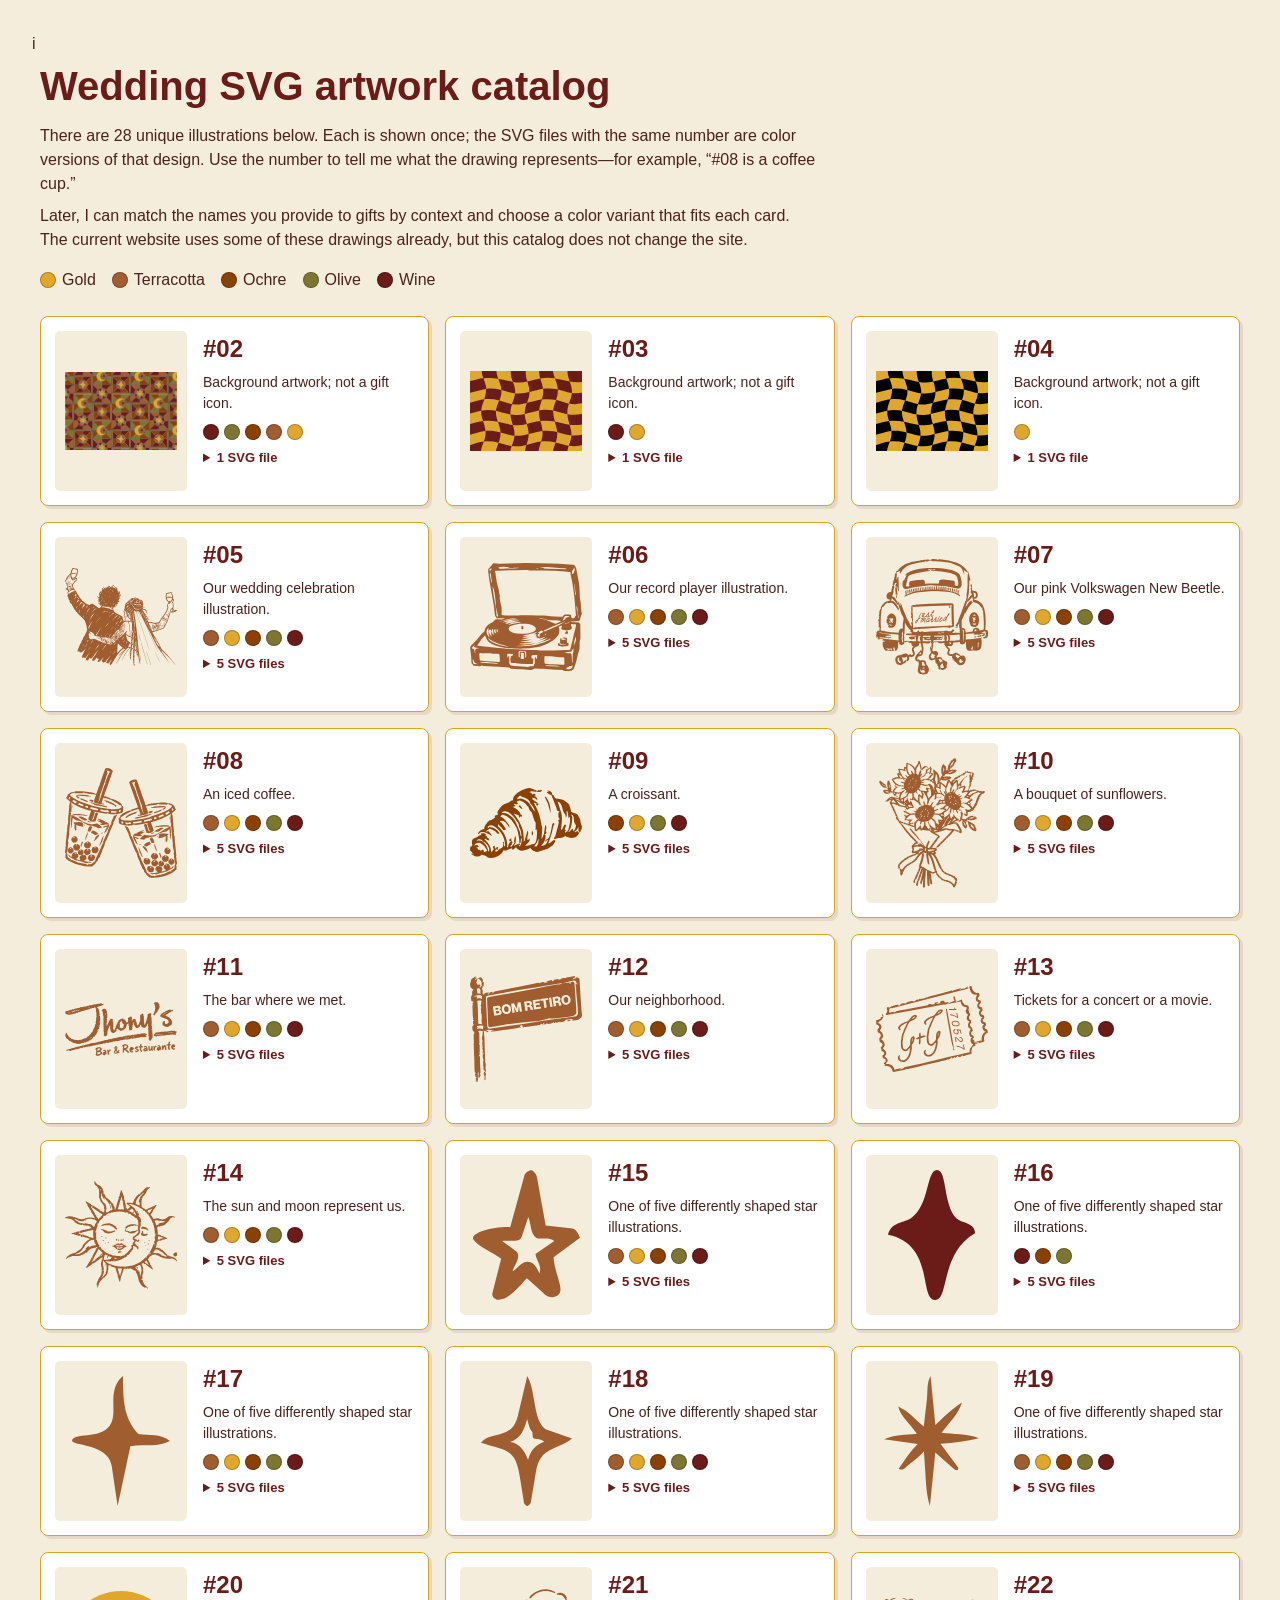
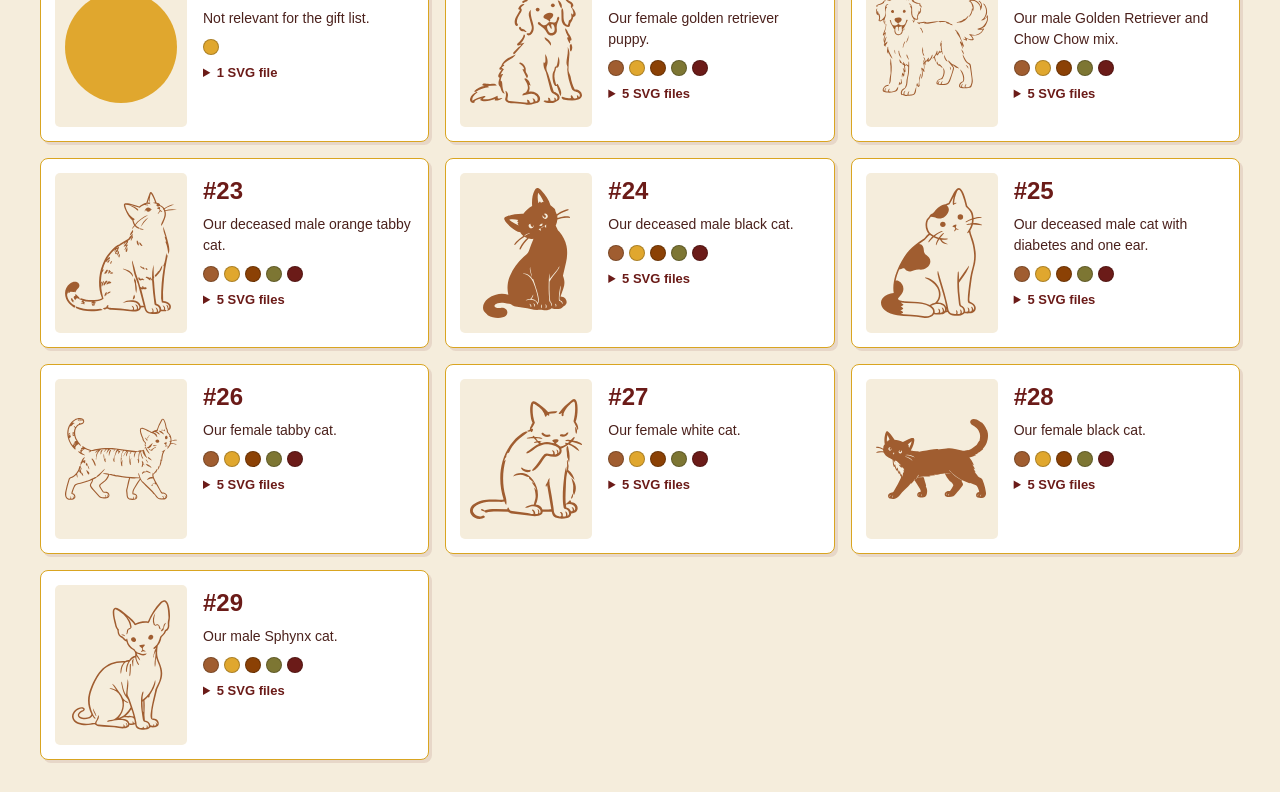
<file: gift-icon-catalog.html>
i <!doctype html>
<html lang="en">
<head>
<meta charset="utf-8">
<meta name="viewport" content="width=device-width, initial-scale=1">
<title>Wedding SVG Artwork Catalog</title>
<style>
:root { color-scheme: light; --wine: #6b1b18; --brown: #4b211c; --cream: #f5eddc; --gold: #d9a521; }
* { box-sizing: border-box; }
body { margin: 0; padding: 32px; background: var(--cream); color: var(--brown); font: 16px/1.5 Arial, Helvetica, sans-serif; }
header { max-width: 1200px; margin: 0 auto 24px; }
h1 { margin: 0 0 8px; color: var(--wine); font-size: clamp(1.7rem, 4vw, 2.5rem); }
header p { max-width: 780px; margin: 8px 0; }
.legend { display: flex; flex-wrap: wrap; gap: 8px 16px; margin-top: 16px; }
.legend span { display: inline-flex; align-items: center; gap: 6px; }
.swatch { display: inline-block; width: 16px; height: 16px; border: 1px solid rgba(0,0,0,.24); border-radius: 50%; background: var(--swatch); vertical-align: middle; }
.grid { display: grid; grid-template-columns: repeat(auto-fill, minmax(300px, 1fr)); gap: 16px; max-width: 1200px; margin: 0 auto; }
.card { display: grid; grid-template-columns: 132px minmax(0,1fr); gap: 16px; min-height: 190px; padding: 14px; border: 1px solid var(--gold); border-radius: 8px; background: #fff; box-shadow: 3px 3px 0 rgba(107,27,24,.1); }
.art { display: grid; place-items: center; min-height: 150px; padding: 10px; border-radius: 5px; background: var(--cream); }
.art img { display: block; width: 100%; height: 130px; object-fit: contain; }
.card-info h2 { margin: 0; color: var(--wine); font-size: 24px; }
.card-info p { margin: 5px 0 10px; font-size: 14px; }
.swatches { display: flex; gap: 5px; margin: 8px 0; }
details { margin-top: 8px; font-size: 13px; }
summary { color: var(--wine); cursor: pointer; font-weight: 700; }
ul { margin: 8px 0 0; padding-left: 18px; }
li { margin: 5px 0; overflow-wrap: anywhere; }
li span { display: block; color: #5c514a; font-size: 12px; }
a { color: var(--wine); }
@media (max-width: 480px) { body { padding: 18px 12px; } .grid { grid-template-columns: 1fr; } .card { grid-template-columns: 110px minmax(0,1fr); gap: 12px; padding: 10px; } }
</style>
</head>
<body>
<header>
<h1>Wedding SVG artwork catalog</h1>
<p>There are 28 unique illustrations below. Each is shown once; the SVG files with the same number are color versions of that design. Use the number to tell me what the drawing represents—for example, “#08 is a coffee cup.”</p>
<p>Later, I can match the names you provide to gifts by context and choose a color variant that fits each card. The current website uses some of these drawings already, but this catalog does not change the site.</p>
<div class="legend"><span><i class="swatch" style="--swatch:#e0a72e"></i>Gold</span><span><i class="swatch" style="--swatch:#a05d30"></i>Terracotta</span><span><i class="swatch" style="--swatch:#8b4105"></i>Ochre</span><span><i class="swatch" style="--swatch:#7d7633"></i>Olive</span><span><i class="swatch" style="--swatch:#6b1b18"></i>Wine</span></div>
</header>
<main class="grid">
        <article class="card">
            <div class="art" aria-label="Colorful background"><img src="img/SVG/Prancheta%202.svg" alt="Colorful background" loading="lazy"></div>
            <div class="card-info">
                <h2>#02</h2>
                <p>Background artwork; not a gift icon.</p>
                <div class="swatches" aria-label="Colors used in artwork"><span class="swatch" title="wine (#6b1b18)" style="--swatch:#6b1b18"></span><span class="swatch" title="olive (#7d7633)" style="--swatch:#7d7633"></span><span class="swatch" title="ochre (#8b4105)" style="--swatch:#8b4105"></span><span class="swatch" title="terracotta (#a05d30)" style="--swatch:#a05d30"></span><span class="swatch" title="gold (#e0a72e)" style="--swatch:#e0a72e"></span></div>
                <details><summary>1 SVG file</summary><ul><li><a href="img/SVG/Prancheta%202.svg" target="_blank" rel="noopener">Prancheta 2.svg</a><span>wine #6b1b18, olive #7d7633, ochre #8b4105, terracotta #a05d30, gold #e0a72e</span></li></ul></details>
            </div>
        </article>
        <article class="card">
            <div class="art" aria-label="Distorted checkerboard background (version 1)"><img src="img/SVG/Prancheta%203.svg" alt="Distorted checkerboard background (version 1)" loading="lazy"></div>
            <div class="card-info">
                <h2>#03</h2>
                <p>Background artwork; not a gift icon.</p>
                <div class="swatches" aria-label="Colors used in artwork"><span class="swatch" title="wine (#6b1b18)" style="--swatch:#6b1b18"></span><span class="swatch" title="gold (#e0a72e)" style="--swatch:#e0a72e"></span></div>
                <details><summary>1 SVG file</summary><ul><li><a href="img/SVG/Prancheta%203.svg" target="_blank" rel="noopener">Prancheta 3.svg</a><span>wine #6b1b18, gold #e0a72e</span></li></ul></details>
            </div>
        </article>
        <article class="card">
            <div class="art" aria-label="Distorted checkerboard background (version 2)"><img src="img/SVG/Prancheta%204.svg" alt="Distorted checkerboard background (version 2)" loading="lazy"></div>
            <div class="card-info">
                <h2>#04</h2>
                <p>Background artwork; not a gift icon.</p>
                <div class="swatches" aria-label="Colors used in artwork"><span class="swatch" title="gold (#e0a72e)" style="--swatch:#e0a72e"></span></div>
                <details><summary>1 SVG file</summary><ul><li><a href="img/SVG/Prancheta%204.svg" target="_blank" rel="noopener">Prancheta 4.svg</a><span>gold #e0a72e</span></li></ul></details>
            </div>
        </article>
        <article class="card">
            <div class="art" aria-label="The couple celebrating (us)"><img src="img/SVG/Prancheta%205%20co%CC%81pia.svg" alt="The couple celebrating (us)" loading="lazy"></div>
            <div class="card-info">
                <h2>#05</h2>
                <p>Our wedding celebration illustration.</p>
                <div class="swatches" aria-label="Colors used in artwork"><span class="swatch" title="terracotta (#a05d30)" style="--swatch:#a05d30"></span><span class="swatch" title="gold (#e0a72e)" style="--swatch:#e0a72e"></span><span class="swatch" title="ochre (#8b4105)" style="--swatch:#8b4105"></span><span class="swatch" title="olive (#7d7633)" style="--swatch:#7d7633"></span><span class="swatch" title="wine (#6b1b18)" style="--swatch:#6b1b18"></span></div>
                <details><summary>5 SVG files</summary><ul><li><a href="img/SVG/Prancheta%205%20co%CC%81pia.svg" target="_blank" rel="noopener">Prancheta 5 cópia.svg</a><span>terracotta #a05d30</span></li><li><a href="img/SVG/Prancheta%205.svg" target="_blank" rel="noopener">Prancheta 5.svg</a><span>gold #e0a72e</span></li><li><a href="img/SVG/Prancheta%205%20co%CC%81pia%202.svg" target="_blank" rel="noopener">Prancheta 5 cópia 2.svg</a><span>ochre #8b4105</span></li><li><a href="img/SVG/Prancheta%205%20co%CC%81pia%203.svg" target="_blank" rel="noopener">Prancheta 5 cópia 3.svg</a><span>olive #7d7633</span></li><li><a href="img/SVG/Prancheta%205%20co%CC%81pia%204.svg" target="_blank" rel="noopener">Prancheta 5 cópia 4.svg</a><span>wine #6b1b18</span></li></ul></details>
            </div>
        </article>
        <article class="card">
            <div class="art" aria-label="Vinyl record player"><img src="img/SVG/Prancheta%206%20co%CC%81pia.svg" alt="Vinyl record player" loading="lazy"></div>
            <div class="card-info">
                <h2>#06</h2>
                <p>Our record player illustration.</p>
                <div class="swatches" aria-label="Colors used in artwork"><span class="swatch" title="terracotta (#a05d30)" style="--swatch:#a05d30"></span><span class="swatch" title="gold (#e0a72e)" style="--swatch:#e0a72e"></span><span class="swatch" title="ochre (#8b4105)" style="--swatch:#8b4105"></span><span class="swatch" title="olive (#7d7633)" style="--swatch:#7d7633"></span><span class="swatch" title="wine (#6b1b18)" style="--swatch:#6b1b18"></span></div>
                <details><summary>5 SVG files</summary><ul><li><a href="img/SVG/Prancheta%206%20co%CC%81pia.svg" target="_blank" rel="noopener">Prancheta 6 cópia.svg</a><span>terracotta #a05d30</span></li><li><a href="img/SVG/Prancheta%206.svg" target="_blank" rel="noopener">Prancheta 6.svg</a><span>gold #e0a72e</span></li><li><a href="img/SVG/Prancheta%206%20co%CC%81pia%202.svg" target="_blank" rel="noopener">Prancheta 6 cópia 2.svg</a><span>ochre #8b4105</span></li><li><a href="img/SVG/Prancheta%206%20co%CC%81pia%203.svg" target="_blank" rel="noopener">Prancheta 6 cópia 3.svg</a><span>olive #7d7633</span></li><li><a href="img/SVG/Prancheta%206%20co%CC%81pia%204.svg" target="_blank" rel="noopener">Prancheta 6 cópia 4.svg</a><span>wine #6b1b18</span></li></ul></details>
            </div>
        </article>
        <article class="card">
            <div class="art" aria-label="Our pink New Beetle"><img src="img/SVG/Prancheta%207%20co%CC%81pia.svg" alt="Our pink New Beetle" loading="lazy"></div>
            <div class="card-info">
                <h2>#07</h2>
                <p>Our pink Volkswagen New Beetle.</p>
                <div class="swatches" aria-label="Colors used in artwork"><span class="swatch" title="terracotta (#a05d30)" style="--swatch:#a05d30"></span><span class="swatch" title="gold (#e0a72e)" style="--swatch:#e0a72e"></span><span class="swatch" title="ochre (#8b4105)" style="--swatch:#8b4105"></span><span class="swatch" title="olive (#7d7633)" style="--swatch:#7d7633"></span><span class="swatch" title="wine (#6b1b18)" style="--swatch:#6b1b18"></span></div>
                <details><summary>5 SVG files</summary><ul><li><a href="img/SVG/Prancheta%207%20co%CC%81pia.svg" target="_blank" rel="noopener">Prancheta 7 cópia.svg</a><span>terracotta #a05d30</span></li><li><a href="img/SVG/Prancheta%207.svg" target="_blank" rel="noopener">Prancheta 7.svg</a><span>gold #e0a72e</span></li><li><a href="img/SVG/Prancheta%207%20co%CC%81pia%202.svg" target="_blank" rel="noopener">Prancheta 7 cópia 2.svg</a><span>ochre #8b4105</span></li><li><a href="img/SVG/Prancheta%207%20co%CC%81pia%203.svg" target="_blank" rel="noopener">Prancheta 7 cópia 3.svg</a><span>olive #7d7633</span></li><li><a href="img/SVG/Prancheta%207%20co%CC%81pia%204.svg" target="_blank" rel="noopener">Prancheta 7 cópia 4.svg</a><span>wine #6b1b18</span></li></ul></details>
            </div>
        </article>
        <article class="card">
            <div class="art" aria-label="Iced coffee"><img src="img/SVG/Prancheta%208%20co%CC%81pia.svg" alt="Iced coffee" loading="lazy"></div>
            <div class="card-info">
                <h2>#08</h2>
                <p>An iced coffee.</p>
                <div class="swatches" aria-label="Colors used in artwork"><span class="swatch" title="terracotta (#a05d30)" style="--swatch:#a05d30"></span><span class="swatch" title="gold (#e0a72e)" style="--swatch:#e0a72e"></span><span class="swatch" title="ochre (#8b4105)" style="--swatch:#8b4105"></span><span class="swatch" title="olive (#7d7633)" style="--swatch:#7d7633"></span><span class="swatch" title="wine (#6b1b18)" style="--swatch:#6b1b18"></span></div>
                <details><summary>5 SVG files</summary><ul><li><a href="img/SVG/Prancheta%208%20co%CC%81pia.svg" target="_blank" rel="noopener">Prancheta 8 cópia.svg</a><span>terracotta #a05d30</span></li><li><a href="img/SVG/Prancheta%208.svg" target="_blank" rel="noopener">Prancheta 8.svg</a><span>gold #e0a72e</span></li><li><a href="img/SVG/Prancheta%208%20co%CC%81pia%202.svg" target="_blank" rel="noopener">Prancheta 8 cópia 2.svg</a><span>ochre #8b4105</span></li><li><a href="img/SVG/Prancheta%208%20co%CC%81pia%203.svg" target="_blank" rel="noopener">Prancheta 8 cópia 3.svg</a><span>olive #7d7633</span></li><li><a href="img/SVG/Prancheta%208%20co%CC%81pia%204.svg" target="_blank" rel="noopener">Prancheta 8 cópia 4.svg</a><span>wine #6b1b18</span></li></ul></details>
            </div>
        </article>
        <article class="card">
            <div class="art" aria-label="Croissant"><img src="img/SVG/Prancheta%209%20co%CC%81pia.svg" alt="Croissant" loading="lazy"></div>
            <div class="card-info">
                <h2>#09</h2>
                <p>A croissant.</p>
                <div class="swatches" aria-label="Colors used in artwork"><span class="swatch" title="ochre (#8b4105)" style="--swatch:#8b4105"></span><span class="swatch" title="gold (#e0a72e)" style="--swatch:#e0a72e"></span><span class="swatch" title="olive (#7d7633)" style="--swatch:#7d7633"></span><span class="swatch" title="wine (#6b1b18)" style="--swatch:#6b1b18"></span></div>
                <details><summary>5 SVG files</summary><ul><li><a href="img/SVG/Prancheta%209%20co%CC%81pia.svg" target="_blank" rel="noopener">Prancheta 9 cópia.svg</a><span>ochre #8b4105</span></li><li><a href="img/SVG/Prancheta%209.svg" target="_blank" rel="noopener">Prancheta 9.svg</a><span>gold #e0a72e</span></li><li><a href="img/SVG/Prancheta%209%20co%CC%81pia%202.svg" target="_blank" rel="noopener">Prancheta 9 cópia 2.svg</a><span>ochre #8b4105</span></li><li><a href="img/SVG/Prancheta%209%20co%CC%81pia%203.svg" target="_blank" rel="noopener">Prancheta 9 cópia 3.svg</a><span>olive #7d7633</span></li><li><a href="img/SVG/Prancheta%209%20co%CC%81pia%204.svg" target="_blank" rel="noopener">Prancheta 9 cópia 4.svg</a><span>wine #6b1b18</span></li></ul></details>
            </div>
        </article>
        <article class="card">
            <div class="art" aria-label="Sunflower bouquet"><img src="img/SVG/Prancheta%2010%20co%CC%81pia.svg" alt="Sunflower bouquet" loading="lazy"></div>
            <div class="card-info">
                <h2>#10</h2>
                <p>A bouquet of sunflowers.</p>
                <div class="swatches" aria-label="Colors used in artwork"><span class="swatch" title="terracotta (#a05d30)" style="--swatch:#a05d30"></span><span class="swatch" title="gold (#e0a72e)" style="--swatch:#e0a72e"></span><span class="swatch" title="ochre (#8b4105)" style="--swatch:#8b4105"></span><span class="swatch" title="olive (#7d7633)" style="--swatch:#7d7633"></span><span class="swatch" title="wine (#6b1b18)" style="--swatch:#6b1b18"></span></div>
                <details><summary>5 SVG files</summary><ul><li><a href="img/SVG/Prancheta%2010%20co%CC%81pia.svg" target="_blank" rel="noopener">Prancheta 10 cópia.svg</a><span>terracotta #a05d30</span></li><li><a href="img/SVG/Prancheta%2010.svg" target="_blank" rel="noopener">Prancheta 10.svg</a><span>gold #e0a72e</span></li><li><a href="img/SVG/Prancheta%2010%20co%CC%81pia%202.svg" target="_blank" rel="noopener">Prancheta 10 cópia 2.svg</a><span>ochre #8b4105</span></li><li><a href="img/SVG/Prancheta%2010%20co%CC%81pia%203.svg" target="_blank" rel="noopener">Prancheta 10 cópia 3.svg</a><span>olive #7d7633</span></li><li><a href="img/SVG/Prancheta%2010%20co%CC%81pia%204.svg" target="_blank" rel="noopener">Prancheta 10 cópia 4.svg</a><span>wine #6b1b18</span></li></ul></details>
            </div>
        </article>
        <article class="card">
            <div class="art" aria-label="Johnny’s Bar"><img src="img/SVG/Prancheta%2011%20co%CC%81pia.svg" alt="Johnny’s Bar" loading="lazy"></div>
            <div class="card-info">
                <h2>#11</h2>
                <p>The bar where we met.</p>
                <div class="swatches" aria-label="Colors used in artwork"><span class="swatch" title="terracotta (#a05d30)" style="--swatch:#a05d30"></span><span class="swatch" title="gold (#e0a72e)" style="--swatch:#e0a72e"></span><span class="swatch" title="ochre (#8b4105)" style="--swatch:#8b4105"></span><span class="swatch" title="olive (#7d7633)" style="--swatch:#7d7633"></span><span class="swatch" title="wine (#6b1b18)" style="--swatch:#6b1b18"></span></div>
                <details><summary>5 SVG files</summary><ul><li><a href="img/SVG/Prancheta%2011%20co%CC%81pia.svg" target="_blank" rel="noopener">Prancheta 11 cópia.svg</a><span>terracotta #a05d30</span></li><li><a href="img/SVG/Prancheta%2011.svg" target="_blank" rel="noopener">Prancheta 11.svg</a><span>gold #e0a72e</span></li><li><a href="img/SVG/Prancheta%2011%20co%CC%81pia%202.svg" target="_blank" rel="noopener">Prancheta 11 cópia 2.svg</a><span>ochre #8b4105</span></li><li><a href="img/SVG/Prancheta%2011%20co%CC%81pia%203.svg" target="_blank" rel="noopener">Prancheta 11 cópia 3.svg</a><span>olive #7d7633</span></li><li><a href="img/SVG/Prancheta%2011%20co%CC%81pia%204.svg" target="_blank" rel="noopener">Prancheta 11 cópia 4.svg</a><span>wine #6b1b18</span></li></ul></details>
            </div>
        </article>
        <article class="card">
            <div class="art" aria-label="Bom Retiro"><img src="img/SVG/Prancheta%2012%20co%CC%81pia.svg" alt="Bom Retiro" loading="lazy"></div>
            <div class="card-info">
                <h2>#12</h2>
                <p>Our neighborhood.</p>
                <div class="swatches" aria-label="Colors used in artwork"><span class="swatch" title="terracotta (#a05d30)" style="--swatch:#a05d30"></span><span class="swatch" title="gold (#e0a72e)" style="--swatch:#e0a72e"></span><span class="swatch" title="ochre (#8b4105)" style="--swatch:#8b4105"></span><span class="swatch" title="olive (#7d7633)" style="--swatch:#7d7633"></span><span class="swatch" title="wine (#6b1b18)" style="--swatch:#6b1b18"></span></div>
                <details><summary>5 SVG files</summary><ul><li><a href="img/SVG/Prancheta%2012%20co%CC%81pia.svg" target="_blank" rel="noopener">Prancheta 12 cópia.svg</a><span>terracotta #a05d30</span></li><li><a href="img/SVG/Prancheta%2012.svg" target="_blank" rel="noopener">Prancheta 12.svg</a><span>gold #e0a72e</span></li><li><a href="img/SVG/Prancheta%2012%20co%CC%81pia%202.svg" target="_blank" rel="noopener">Prancheta 12 cópia 2.svg</a><span>ochre #8b4105</span></li><li><a href="img/SVG/Prancheta%2012%20co%CC%81pia%203.svg" target="_blank" rel="noopener">Prancheta 12 cópia 3.svg</a><span>olive #7d7633</span></li><li><a href="img/SVG/Prancheta%2012%20co%CC%81pia%204.svg" target="_blank" rel="noopener">Prancheta 12 cópia 4.svg</a><span>wine #6b1b18</span></li></ul></details>
            </div>
        </article>
        <article class="card">
            <div class="art" aria-label="Concert or movie tickets"><img src="img/SVG/Prancheta%2013%20co%CC%81pia.svg" alt="Concert or movie tickets" loading="lazy"></div>
            <div class="card-info">
                <h2>#13</h2>
                <p>Tickets for a concert or a movie.</p>
                <div class="swatches" aria-label="Colors used in artwork"><span class="swatch" title="terracotta (#a05d30)" style="--swatch:#a05d30"></span><span class="swatch" title="gold (#e0a72e)" style="--swatch:#e0a72e"></span><span class="swatch" title="ochre (#8b4105)" style="--swatch:#8b4105"></span><span class="swatch" title="olive (#7d7633)" style="--swatch:#7d7633"></span><span class="swatch" title="wine (#6b1b18)" style="--swatch:#6b1b18"></span></div>
                <details><summary>5 SVG files</summary><ul><li><a href="img/SVG/Prancheta%2013%20co%CC%81pia.svg" target="_blank" rel="noopener">Prancheta 13 cópia.svg</a><span>terracotta #a05d30</span></li><li><a href="img/SVG/Prancheta%2013.svg" target="_blank" rel="noopener">Prancheta 13.svg</a><span>gold #e0a72e</span></li><li><a href="img/SVG/Prancheta%2013%20co%CC%81pia%202.svg" target="_blank" rel="noopener">Prancheta 13 cópia 2.svg</a><span>ochre #8b4105</span></li><li><a href="img/SVG/Prancheta%2013%20co%CC%81pia%203.svg" target="_blank" rel="noopener">Prancheta 13 cópia 3.svg</a><span>olive #7d7633</span></li><li><a href="img/SVG/Prancheta%2013%20co%CC%81pia%204.svg" target="_blank" rel="noopener">Prancheta 13 cópia 4.svg</a><span>wine #6b1b18</span></li></ul></details>
            </div>
        </article>
        <article class="card">
            <div class="art" aria-label="Sun and moon"><img src="img/SVG/Prancheta%2014%20co%CC%81pia.svg" alt="Sun and moon" loading="lazy"></div>
            <div class="card-info">
                <h2>#14</h2>
                <p>The sun and moon represent us.</p>
                <div class="swatches" aria-label="Colors used in artwork"><span class="swatch" title="terracotta (#a05d30)" style="--swatch:#a05d30"></span><span class="swatch" title="gold (#e0a72e)" style="--swatch:#e0a72e"></span><span class="swatch" title="ochre (#8b4105)" style="--swatch:#8b4105"></span><span class="swatch" title="olive (#7d7633)" style="--swatch:#7d7633"></span><span class="swatch" title="wine (#6b1b18)" style="--swatch:#6b1b18"></span></div>
                <details><summary>5 SVG files</summary><ul><li><a href="img/SVG/Prancheta%2014%20co%CC%81pia.svg" target="_blank" rel="noopener">Prancheta 14 cópia.svg</a><span>terracotta #a05d30</span></li><li><a href="img/SVG/Prancheta%2014.svg" target="_blank" rel="noopener">Prancheta 14.svg</a><span>gold #e0a72e</span></li><li><a href="img/SVG/Prancheta%2014%20co%CC%81pia%202.svg" target="_blank" rel="noopener">Prancheta 14 cópia 2.svg</a><span>ochre #8b4105</span></li><li><a href="img/SVG/Prancheta%2014%20co%CC%81pia%203.svg" target="_blank" rel="noopener">Prancheta 14 cópia 3.svg</a><span>olive #7d7633</span></li><li><a href="img/SVG/Prancheta%2014%20co%CC%81pia%204.svg" target="_blank" rel="noopener">Prancheta 14 cópia 4.svg</a><span>wine #6b1b18</span></li></ul></details>
            </div>
        </article>
        <article class="card">
            <div class="art" aria-label="Star shape 1 of 5"><img src="img/SVG/Prancheta%2015%20co%CC%81pia.svg" alt="Star shape 1 of 5" loading="lazy"></div>
            <div class="card-info">
                <h2>#15</h2>
                <p>One of five differently shaped star illustrations.</p>
                <div class="swatches" aria-label="Colors used in artwork"><span class="swatch" title="terracotta (#a05d30)" style="--swatch:#a05d30"></span><span class="swatch" title="gold (#e0a72e)" style="--swatch:#e0a72e"></span><span class="swatch" title="ochre (#8b4105)" style="--swatch:#8b4105"></span><span class="swatch" title="olive (#7d7633)" style="--swatch:#7d7633"></span><span class="swatch" title="wine (#6b1b18)" style="--swatch:#6b1b18"></span></div>
                <details><summary>5 SVG files</summary><ul><li><a href="img/SVG/Prancheta%2015%20co%CC%81pia.svg" target="_blank" rel="noopener">Prancheta 15 cópia.svg</a><span>terracotta #a05d30</span></li><li><a href="img/SVG/Prancheta%2015.svg" target="_blank" rel="noopener">Prancheta 15.svg</a><span>gold #e0a72e</span></li><li><a href="img/SVG/Prancheta%2015%20co%CC%81pia%202.svg" target="_blank" rel="noopener">Prancheta 15 cópia 2.svg</a><span>ochre #8b4105</span></li><li><a href="img/SVG/Prancheta%2015%20co%CC%81pia%203.svg" target="_blank" rel="noopener">Prancheta 15 cópia 3.svg</a><span>olive #7d7633</span></li><li><a href="img/SVG/Prancheta%2015%20co%CC%81pia%204.svg" target="_blank" rel="noopener">Prancheta 15 cópia 4.svg</a><span>wine #6b1b18</span></li></ul></details>
            </div>
        </article>
        <article class="card">
            <div class="art" aria-label="Star shape 2 of 5"><img src="img/SVG/Prancheta%2016%20co%CC%81pia.svg" alt="Star shape 2 of 5" loading="lazy"></div>
            <div class="card-info">
                <h2>#16</h2>
                <p>One of five differently shaped star illustrations.</p>
                <div class="swatches" aria-label="Colors used in artwork"><span class="swatch" title="wine (#6b1b18)" style="--swatch:#6b1b18"></span><span class="swatch" title="ochre (#8b4105)" style="--swatch:#8b4105"></span><span class="swatch" title="olive (#7d7633)" style="--swatch:#7d7633"></span></div>
                <details><summary>5 SVG files</summary><ul><li><a href="img/SVG/Prancheta%2016%20co%CC%81pia.svg" target="_blank" rel="noopener">Prancheta 16 cópia.svg</a><span>wine #6b1b18</span></li><li><a href="img/SVG/Prancheta%2016.svg" target="_blank" rel="noopener">Prancheta 16.svg</a><span>wine #6b1b18</span></li><li><a href="img/SVG/Prancheta%2016%20co%CC%81pia%202.svg" target="_blank" rel="noopener">Prancheta 16 cópia 2.svg</a><span>ochre #8b4105</span></li><li><a href="img/SVG/Prancheta%2016%20co%CC%81pia%203.svg" target="_blank" rel="noopener">Prancheta 16 cópia 3.svg</a><span>olive #7d7633</span></li><li><a href="img/SVG/Prancheta%2016%20co%CC%81pia%204.svg" target="_blank" rel="noopener">Prancheta 16 cópia 4.svg</a><span>wine #6b1b18</span></li></ul></details>
            </div>
        </article>
        <article class="card">
            <div class="art" aria-label="Star shape 3 of 5"><img src="img/SVG/Prancheta%2017%20co%CC%81pia.svg" alt="Star shape 3 of 5" loading="lazy"></div>
            <div class="card-info">
                <h2>#17</h2>
                <p>One of five differently shaped star illustrations.</p>
                <div class="swatches" aria-label="Colors used in artwork"><span class="swatch" title="terracotta (#a05d30)" style="--swatch:#a05d30"></span><span class="swatch" title="gold (#e0a72e)" style="--swatch:#e0a72e"></span><span class="swatch" title="ochre (#8b4105)" style="--swatch:#8b4105"></span><span class="swatch" title="olive (#7d7633)" style="--swatch:#7d7633"></span><span class="swatch" title="wine (#6b1b18)" style="--swatch:#6b1b18"></span></div>
                <details><summary>5 SVG files</summary><ul><li><a href="img/SVG/Prancheta%2017%20co%CC%81pia.svg" target="_blank" rel="noopener">Prancheta 17 cópia.svg</a><span>terracotta #a05d30</span></li><li><a href="img/SVG/Prancheta%2017.svg" target="_blank" rel="noopener">Prancheta 17.svg</a><span>gold #e0a72e</span></li><li><a href="img/SVG/Prancheta%2017%20co%CC%81pia%202.svg" target="_blank" rel="noopener">Prancheta 17 cópia 2.svg</a><span>ochre #8b4105</span></li><li><a href="img/SVG/Prancheta%2017%20co%CC%81pia%203.svg" target="_blank" rel="noopener">Prancheta 17 cópia 3.svg</a><span>olive #7d7633</span></li><li><a href="img/SVG/Prancheta%2017%20co%CC%81pia%204.svg" target="_blank" rel="noopener">Prancheta 17 cópia 4.svg</a><span>wine #6b1b18</span></li></ul></details>
            </div>
        </article>
        <article class="card">
            <div class="art" aria-label="Star shape 4 of 5"><img src="img/SVG/Prancheta%2018%20co%CC%81pia.svg" alt="Star shape 4 of 5" loading="lazy"></div>
            <div class="card-info">
                <h2>#18</h2>
                <p>One of five differently shaped star illustrations.</p>
                <div class="swatches" aria-label="Colors used in artwork"><span class="swatch" title="terracotta (#a05d30)" style="--swatch:#a05d30"></span><span class="swatch" title="gold (#e0a72e)" style="--swatch:#e0a72e"></span><span class="swatch" title="ochre (#8b4105)" style="--swatch:#8b4105"></span><span class="swatch" title="olive (#7d7633)" style="--swatch:#7d7633"></span><span class="swatch" title="wine (#6b1b18)" style="--swatch:#6b1b18"></span></div>
                <details><summary>5 SVG files</summary><ul><li><a href="img/SVG/Prancheta%2018%20co%CC%81pia.svg" target="_blank" rel="noopener">Prancheta 18 cópia.svg</a><span>terracotta #a05d30</span></li><li><a href="img/SVG/Prancheta%2018.svg" target="_blank" rel="noopener">Prancheta 18.svg</a><span>gold #e0a72e</span></li><li><a href="img/SVG/Prancheta%2018%20co%CC%81pia%202.svg" target="_blank" rel="noopener">Prancheta 18 cópia 2.svg</a><span>ochre #8b4105</span></li><li><a href="img/SVG/Prancheta%2018%20co%CC%81pia%203.svg" target="_blank" rel="noopener">Prancheta 18 cópia 3.svg</a><span>olive #7d7633</span></li><li><a href="img/SVG/Prancheta%2018%20co%CC%81pia%204.svg" target="_blank" rel="noopener">Prancheta 18 cópia 4.svg</a><span>wine #6b1b18</span></li></ul></details>
            </div>
        </article>
        <article class="card">
            <div class="art" aria-label="Star shape 5 of 5"><img src="img/SVG/Prancheta%2019%20co%CC%81pia.svg" alt="Star shape 5 of 5" loading="lazy"></div>
            <div class="card-info">
                <h2>#19</h2>
                <p>One of five differently shaped star illustrations.</p>
                <div class="swatches" aria-label="Colors used in artwork"><span class="swatch" title="terracotta (#a05d30)" style="--swatch:#a05d30"></span><span class="swatch" title="gold (#e0a72e)" style="--swatch:#e0a72e"></span><span class="swatch" title="ochre (#8b4105)" style="--swatch:#8b4105"></span><span class="swatch" title="olive (#7d7633)" style="--swatch:#7d7633"></span><span class="swatch" title="wine (#6b1b18)" style="--swatch:#6b1b18"></span></div>
                <details><summary>5 SVG files</summary><ul><li><a href="img/SVG/Prancheta%2019%20co%CC%81pia.svg" target="_blank" rel="noopener">Prancheta 19 cópia.svg</a><span>terracotta #a05d30</span></li><li><a href="img/SVG/Prancheta%2019.svg" target="_blank" rel="noopener">Prancheta 19.svg</a><span>gold #e0a72e</span></li><li><a href="img/SVG/Prancheta%2019%20co%CC%81pia%202.svg" target="_blank" rel="noopener">Prancheta 19 cópia 2.svg</a><span>ochre #8b4105</span></li><li><a href="img/SVG/Prancheta%2019%20co%CC%81pia%203.svg" target="_blank" rel="noopener">Prancheta 19 cópia 3.svg</a><span>olive #7d7633</span></li><li><a href="img/SVG/Prancheta%2019%20co%CC%81pia%204.svg" target="_blank" rel="noopener">Prancheta 19 cópia 4.svg</a><span>wine #6b1b18</span></li></ul></details>
            </div>
        </article>
        <article class="card">
            <div class="art" aria-label="Circle"><img src="img/SVG/Prancheta%2020.svg" alt="Circle" loading="lazy"></div>
            <div class="card-info">
                <h2>#20</h2>
                <p>Not relevant for the gift list.</p>
                <div class="swatches" aria-label="Colors used in artwork"><span class="swatch" title="gold (#e0a72e)" style="--swatch:#e0a72e"></span></div>
                <details><summary>1 SVG file</summary><ul><li><a href="img/SVG/Prancheta%2020.svg" target="_blank" rel="noopener">Prancheta 20.svg</a><span>gold #e0a72e</span></li></ul></details>
            </div>
        </article>
        <article class="card">
            <div class="art" aria-label="Venus"><img src="img/SVG/Prancheta%2021%20co%CC%81pia.svg" alt="Venus" loading="lazy"></div>
            <div class="card-info">
                <h2>#21</h2>
                <p>Our female golden retriever puppy.</p>
                <div class="swatches" aria-label="Colors used in artwork"><span class="swatch" title="terracotta (#a05d30)" style="--swatch:#a05d30"></span><span class="swatch" title="gold (#e0a72e)" style="--swatch:#e0a72e"></span><span class="swatch" title="ochre (#8b4105)" style="--swatch:#8b4105"></span><span class="swatch" title="olive (#7d7633)" style="--swatch:#7d7633"></span><span class="swatch" title="wine (#6b1b18)" style="--swatch:#6b1b18"></span></div>
                <details><summary>5 SVG files</summary><ul><li><a href="img/SVG/Prancheta%2021%20co%CC%81pia.svg" target="_blank" rel="noopener">Prancheta 21 cópia.svg</a><span>terracotta #a05d30</span></li><li><a href="img/SVG/Prancheta%2021.svg" target="_blank" rel="noopener">Prancheta 21.svg</a><span>gold #e0a72e</span></li><li><a href="img/SVG/Prancheta%2021%20co%CC%81pia%202.svg" target="_blank" rel="noopener">Prancheta 21 cópia 2.svg</a><span>ochre #8b4105</span></li><li><a href="img/SVG/Prancheta%2021%20co%CC%81pia%203.svg" target="_blank" rel="noopener">Prancheta 21 cópia 3.svg</a><span>olive #7d7633</span></li><li><a href="img/SVG/Prancheta%2021%20co%CC%81pia%204.svg" target="_blank" rel="noopener">Prancheta 21 cópia 4.svg</a><span>wine #6b1b18</span></li></ul></details>
            </div>
        </article>
        <article class="card">
            <div class="art" aria-label="Eros"><img src="img/SVG/Prancheta%2022%20co%CC%81pia.svg" alt="Eros" loading="lazy"></div>
            <div class="card-info">
                <h2>#22</h2>
                <p>Our male Golden Retriever and Chow Chow mix.</p>
                <div class="swatches" aria-label="Colors used in artwork"><span class="swatch" title="terracotta (#a05d30)" style="--swatch:#a05d30"></span><span class="swatch" title="gold (#e0a72e)" style="--swatch:#e0a72e"></span><span class="swatch" title="ochre (#8b4105)" style="--swatch:#8b4105"></span><span class="swatch" title="olive (#7d7633)" style="--swatch:#7d7633"></span><span class="swatch" title="wine (#6b1b18)" style="--swatch:#6b1b18"></span></div>
                <details><summary>5 SVG files</summary><ul><li><a href="img/SVG/Prancheta%2022%20co%CC%81pia.svg" target="_blank" rel="noopener">Prancheta 22 cópia.svg</a><span>terracotta #a05d30</span></li><li><a href="img/SVG/Prancheta%2022.svg" target="_blank" rel="noopener">Prancheta 22.svg</a><span>gold #e0a72e</span></li><li><a href="img/SVG/Prancheta%2022%20co%CC%81pia%202.svg" target="_blank" rel="noopener">Prancheta 22 cópia 2.svg</a><span>ochre #8b4105</span></li><li><a href="img/SVG/Prancheta%2022%20co%CC%81pia%203.svg" target="_blank" rel="noopener">Prancheta 22 cópia 3.svg</a><span>olive #7d7633</span></li><li><a href="img/SVG/Prancheta%2022%20co%CC%81pia%204.svg" target="_blank" rel="noopener">Prancheta 22 cópia 4.svg</a><span>wine #6b1b18</span></li></ul></details>
            </div>
        </article>
        <article class="card">
            <div class="art" aria-label="Apolo"><img src="img/SVG/Prancheta%2023%20co%CC%81pia.svg" alt="Apolo" loading="lazy"></div>
            <div class="card-info">
                <h2>#23</h2>
                <p>Our deceased male orange tabby cat.</p>
                <div class="swatches" aria-label="Colors used in artwork"><span class="swatch" title="terracotta (#a05d30)" style="--swatch:#a05d30"></span><span class="swatch" title="gold (#e0a72e)" style="--swatch:#e0a72e"></span><span class="swatch" title="ochre (#8b4105)" style="--swatch:#8b4105"></span><span class="swatch" title="olive (#7d7633)" style="--swatch:#7d7633"></span><span class="swatch" title="wine (#6b1b18)" style="--swatch:#6b1b18"></span></div>
                <details><summary>5 SVG files</summary><ul><li><a href="img/SVG/Prancheta%2023%20co%CC%81pia.svg" target="_blank" rel="noopener">Prancheta 23 cópia.svg</a><span>terracotta #a05d30</span></li><li><a href="img/SVG/Prancheta%2023.svg" target="_blank" rel="noopener">Prancheta 23.svg</a><span>gold #e0a72e</span></li><li><a href="img/SVG/Prancheta%2023%20co%CC%81pia%202.svg" target="_blank" rel="noopener">Prancheta 23 cópia 2.svg</a><span>ochre #8b4105</span></li><li><a href="img/SVG/Prancheta%2023%20co%CC%81pia%203.svg" target="_blank" rel="noopener">Prancheta 23 cópia 3.svg</a><span>olive #7d7633</span></li><li><a href="img/SVG/Prancheta%2023%20co%CC%81pia%204.svg" target="_blank" rel="noopener">Prancheta 23 cópia 4.svg</a><span>wine #6b1b18</span></li></ul></details>
            </div>
        </article>
        <article class="card">
            <div class="art" aria-label="Dionisio"><img src="img/SVG/Prancheta%2024%20co%CC%81pia.svg" alt="Dionisio" loading="lazy"></div>
            <div class="card-info">
                <h2>#24</h2>
                <p>Our deceased male black cat.</p>
                <div class="swatches" aria-label="Colors used in artwork"><span class="swatch" title="terracotta (#a05d30)" style="--swatch:#a05d30"></span><span class="swatch" title="gold (#e0a72e)" style="--swatch:#e0a72e"></span><span class="swatch" title="ochre (#8b4105)" style="--swatch:#8b4105"></span><span class="swatch" title="olive (#7d7633)" style="--swatch:#7d7633"></span><span class="swatch" title="wine (#6b1b18)" style="--swatch:#6b1b18"></span></div>
                <details><summary>5 SVG files</summary><ul><li><a href="img/SVG/Prancheta%2024%20co%CC%81pia.svg" target="_blank" rel="noopener">Prancheta 24 cópia.svg</a><span>terracotta #a05d30</span></li><li><a href="img/SVG/Prancheta%2024.svg" target="_blank" rel="noopener">Prancheta 24.svg</a><span>gold #e0a72e</span></li><li><a href="img/SVG/Prancheta%2024%20co%CC%81pia%202.svg" target="_blank" rel="noopener">Prancheta 24 cópia 2.svg</a><span>ochre #8b4105</span></li><li><a href="img/SVG/Prancheta%2024%20co%CC%81pia%203.svg" target="_blank" rel="noopener">Prancheta 24 cópia 3.svg</a><span>olive #7d7633</span></li><li><a href="img/SVG/Prancheta%2024%20co%CC%81pia%204.svg" target="_blank" rel="noopener">Prancheta 24 cópia 4.svg</a><span>wine #6b1b18</span></li></ul></details>
            </div>
        </article>
        <article class="card">
            <div class="art" aria-label="Ulisses"><img src="img/SVG/Prancheta%2025%20co%CC%81pia.svg" alt="Ulisses" loading="lazy"></div>
            <div class="card-info">
                <h2>#25</h2>
                <p>Our deceased male cat with diabetes and one ear.</p>
                <div class="swatches" aria-label="Colors used in artwork"><span class="swatch" title="terracotta (#a05d30)" style="--swatch:#a05d30"></span><span class="swatch" title="gold (#e0a72e)" style="--swatch:#e0a72e"></span><span class="swatch" title="ochre (#8b4105)" style="--swatch:#8b4105"></span><span class="swatch" title="olive (#7d7633)" style="--swatch:#7d7633"></span><span class="swatch" title="wine (#6b1b18)" style="--swatch:#6b1b18"></span></div>
                <details><summary>5 SVG files</summary><ul><li><a href="img/SVG/Prancheta%2025%20co%CC%81pia.svg" target="_blank" rel="noopener">Prancheta 25 cópia.svg</a><span>terracotta #a05d30</span></li><li><a href="img/SVG/Prancheta%2025.svg" target="_blank" rel="noopener">Prancheta 25.svg</a><span>gold #e0a72e</span></li><li><a href="img/SVG/Prancheta%2025%20co%CC%81pia%202.svg" target="_blank" rel="noopener">Prancheta 25 cópia 2.svg</a><span>ochre #8b4105</span></li><li><a href="img/SVG/Prancheta%2025%20co%CC%81pia%203.svg" target="_blank" rel="noopener">Prancheta 25 cópia 3.svg</a><span>olive #7d7633</span></li><li><a href="img/SVG/Prancheta%2025%20co%CC%81pia%204.svg" target="_blank" rel="noopener">Prancheta 25 cópia 4.svg</a><span>wine #6b1b18</span></li></ul></details>
            </div>
        </article>
        <article class="card">
            <div class="art" aria-label="Gaia"><img src="img/SVG/Prancheta%2026%20co%CC%81pia.svg" alt="Gaia" loading="lazy"></div>
            <div class="card-info">
                <h2>#26</h2>
                <p>Our female tabby cat.</p>
                <div class="swatches" aria-label="Colors used in artwork"><span class="swatch" title="terracotta (#a05d30)" style="--swatch:#a05d30"></span><span class="swatch" title="gold (#e0a72e)" style="--swatch:#e0a72e"></span><span class="swatch" title="ochre (#8b4105)" style="--swatch:#8b4105"></span><span class="swatch" title="olive (#7d7633)" style="--swatch:#7d7633"></span><span class="swatch" title="wine (#6b1b18)" style="--swatch:#6b1b18"></span></div>
                <details><summary>5 SVG files</summary><ul><li><a href="img/SVG/Prancheta%2026%20co%CC%81pia.svg" target="_blank" rel="noopener">Prancheta 26 cópia.svg</a><span>terracotta #a05d30</span></li><li><a href="img/SVG/Prancheta%2026.svg" target="_blank" rel="noopener">Prancheta 26.svg</a><span>gold #e0a72e</span></li><li><a href="img/SVG/Prancheta%2026%20co%CC%81pia%202.svg" target="_blank" rel="noopener">Prancheta 26 cópia 2.svg</a><span>ochre #8b4105</span></li><li><a href="img/SVG/Prancheta%2026%20co%CC%81pia%203.svg" target="_blank" rel="noopener">Prancheta 26 cópia 3.svg</a><span>olive #7d7633</span></li><li><a href="img/SVG/Prancheta%2026%20co%CC%81pia%204.svg" target="_blank" rel="noopener">Prancheta 26 cópia 4.svg</a><span>wine #6b1b18</span></li></ul></details>
            </div>
        </article>
        <article class="card">
            <div class="art" aria-label="Aura"><img src="img/SVG/Prancheta%2027%20co%CC%81pia.svg" alt="Aura" loading="lazy"></div>
            <div class="card-info">
                <h2>#27</h2>
                <p>Our female white cat.</p>
                <div class="swatches" aria-label="Colors used in artwork"><span class="swatch" title="terracotta (#a05d30)" style="--swatch:#a05d30"></span><span class="swatch" title="gold (#e0a72e)" style="--swatch:#e0a72e"></span><span class="swatch" title="ochre (#8b4105)" style="--swatch:#8b4105"></span><span class="swatch" title="olive (#7d7633)" style="--swatch:#7d7633"></span><span class="swatch" title="wine (#6b1b18)" style="--swatch:#6b1b18"></span></div>
                <details><summary>5 SVG files</summary><ul><li><a href="img/SVG/Prancheta%2027%20co%CC%81pia.svg" target="_blank" rel="noopener">Prancheta 27 cópia.svg</a><span>terracotta #a05d30</span></li><li><a href="img/SVG/Prancheta%2027.svg" target="_blank" rel="noopener">Prancheta 27.svg</a><span>gold #e0a72e</span></li><li><a href="img/SVG/Prancheta%2027%20co%CC%81pia%202.svg" target="_blank" rel="noopener">Prancheta 27 cópia 2.svg</a><span>ochre #8b4105</span></li><li><a href="img/SVG/Prancheta%2027%20co%CC%81pia%203.svg" target="_blank" rel="noopener">Prancheta 27 cópia 3.svg</a><span>olive #7d7633</span></li><li><a href="img/SVG/Prancheta%2027%20co%CC%81pia%204.svg" target="_blank" rel="noopener">Prancheta 27 cópia 4.svg</a><span>wine #6b1b18</span></li></ul></details>
            </div>
        </article>
        <article class="card">
            <div class="art" aria-label="Luna"><img src="img/SVG/Prancheta%2028%20co%CC%81pia.svg" alt="Luna" loading="lazy"></div>
            <div class="card-info">
                <h2>#28</h2>
                <p>Our female black cat.</p>
                <div class="swatches" aria-label="Colors used in artwork"><span class="swatch" title="terracotta (#a05d30)" style="--swatch:#a05d30"></span><span class="swatch" title="gold (#e0a72e)" style="--swatch:#e0a72e"></span><span class="swatch" title="ochre (#8b4105)" style="--swatch:#8b4105"></span><span class="swatch" title="olive (#7d7633)" style="--swatch:#7d7633"></span><span class="swatch" title="wine (#6b1b18)" style="--swatch:#6b1b18"></span></div>
                <details><summary>5 SVG files</summary><ul><li><a href="img/SVG/Prancheta%2028%20co%CC%81pia.svg" target="_blank" rel="noopener">Prancheta 28 cópia.svg</a><span>terracotta #a05d30</span></li><li><a href="img/SVG/Prancheta%2028.svg" target="_blank" rel="noopener">Prancheta 28.svg</a><span>gold #e0a72e</span></li><li><a href="img/SVG/Prancheta%2028%20co%CC%81pia%202.svg" target="_blank" rel="noopener">Prancheta 28 cópia 2.svg</a><span>ochre #8b4105</span></li><li><a href="img/SVG/Prancheta%2028%20co%CC%81pia%203.svg" target="_blank" rel="noopener">Prancheta 28 cópia 3.svg</a><span>olive #7d7633</span></li><li><a href="img/SVG/Prancheta%2028%20co%CC%81pia%204.svg" target="_blank" rel="noopener">Prancheta 28 cópia 4.svg</a><span>wine #6b1b18</span></li></ul></details>
            </div>
        </article>
        <article class="card">
            <div class="art" aria-label="Nosferatu"><img src="img/SVG/Prancheta%2029%20co%CC%81pia.svg" alt="Nosferatu" loading="lazy"></div>
            <div class="card-info">
                <h2>#29</h2>
                <p>Our male Sphynx cat.</p>
                <div class="swatches" aria-label="Colors used in artwork"><span class="swatch" title="terracotta (#a05d30)" style="--swatch:#a05d30"></span><span class="swatch" title="gold (#e0a72e)" style="--swatch:#e0a72e"></span><span class="swatch" title="ochre (#8b4105)" style="--swatch:#8b4105"></span><span class="swatch" title="olive (#7d7633)" style="--swatch:#7d7633"></span><span class="swatch" title="wine (#6b1b18)" style="--swatch:#6b1b18"></span></div>
                <details><summary>5 SVG files</summary><ul><li><a href="img/SVG/Prancheta%2029%20co%CC%81pia.svg" target="_blank" rel="noopener">Prancheta 29 cópia.svg</a><span>terracotta #a05d30</span></li><li><a href="img/SVG/Prancheta%2029.svg" target="_blank" rel="noopener">Prancheta 29.svg</a><span>gold #e0a72e</span></li><li><a href="img/SVG/Prancheta%2029%20co%CC%81pia%202.svg" target="_blank" rel="noopener">Prancheta 29 cópia 2.svg</a><span>ochre #8b4105</span></li><li><a href="img/SVG/Prancheta%2029%20co%CC%81pia%203.svg" target="_blank" rel="noopener">Prancheta 29 cópia 3.svg</a><span>olive #7d7633</span></li><li><a href="img/SVG/Prancheta%2029%20co%CC%81pia%204.svg" target="_blank" rel="noopener">Prancheta 29 cópia 4.svg</a><span>wine #6b1b18</span></li></ul></details>
            </div>
        </article>
</main>
</body>
</html>
</file>
